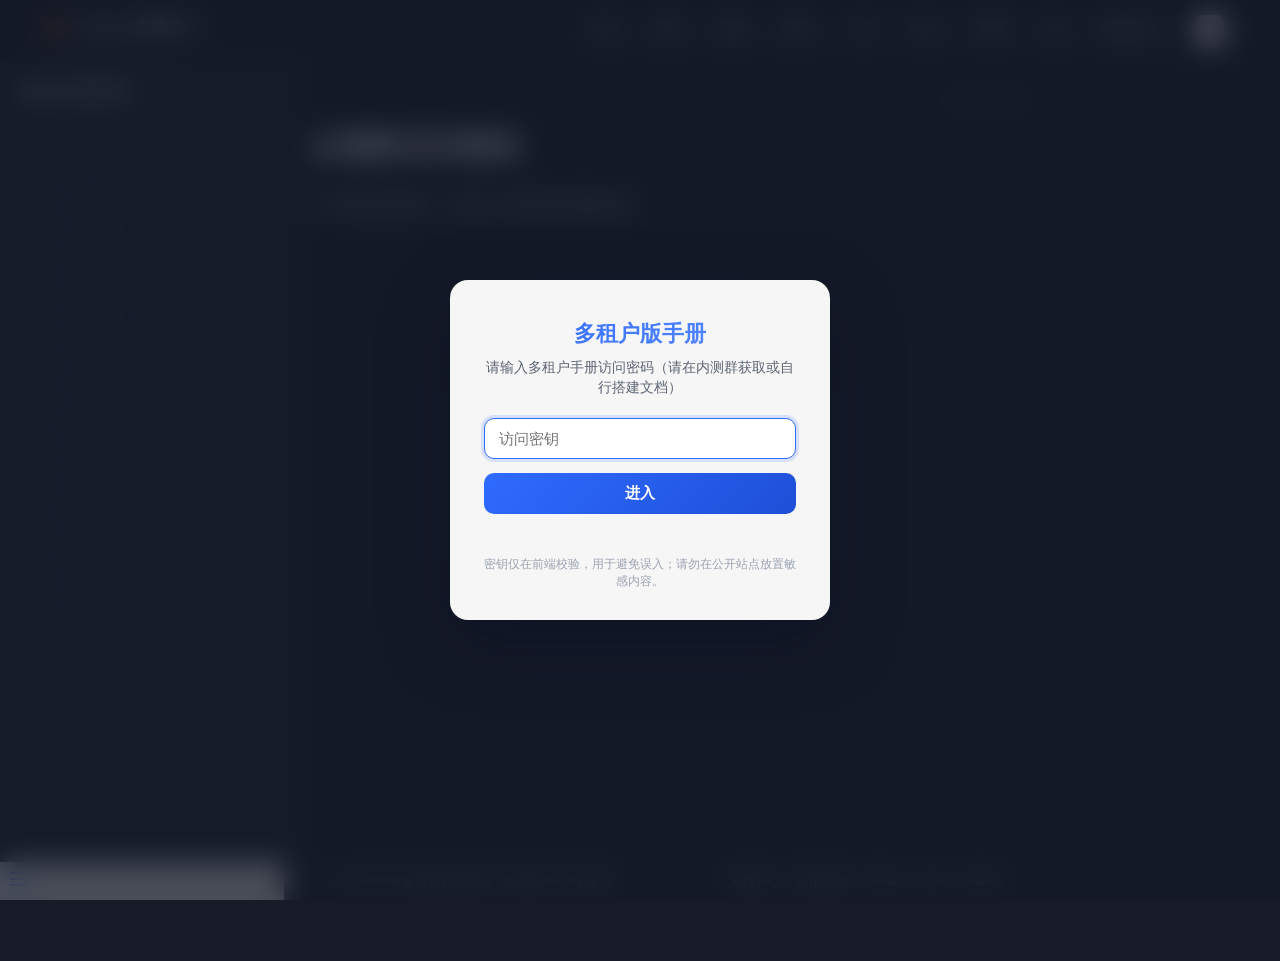
<file: docs/saas/index.html>
<!DOCTYPE html>
<html lang="zh-CN">
<head>
  <meta charset="UTF-8" />
  <title>多租户版手册 · Madong</title>
  <meta name="viewport" content="width=device-width, initial-scale=1.0" />
  <meta http-equiv="Cache-Control" content="no-cache, no-store, must-revalidate" />
  <meta http-equiv="Pragma" content="no-cache" />
  <meta http-equiv="Expires" content="0" />

  <!-- 开发期禁用缓存：给同源 .md/.js/.css 请求追加时间戳，强制实时加载 -->
  <script>
    (function () {
      function bustUrl(u) {
        if (!u || /^(https?:)?\/\//.test(u) || u.indexOf('_t=') > -1) return u;
        return u + (u.indexOf('?') > -1 ? '&' : '?') + '_t=' + Date.now();
      }
      if (window.fetch) {
        var _f = window.fetch;
        window.fetch = function (input, init) {
          var url = typeof input === 'string' ? input : (input && input.url) || '';
          if (/\.(md|js|css)(\?|#|$)/.test(url)) {
            if (typeof input === 'string') input = bustUrl(url);
            else if (input && input.url) input = new Request(bustUrl(input.url), input);
          }
          return _f.call(this, input, init);
        };
      }
      var mo = window.MutationObserver && new MutationObserver(function (muts) {
        muts.forEach(function (m) {
          m.addedNodes.forEach(function (n) {
            if (n.tagName === 'SCRIPT' && n.src) n.src = bustUrl(n.src);
            if (n.tagName === 'LINK' && n.href) n.href = bustUrl(n.href);
          });
        });
      });
      if (mo) mo.observe(document.documentElement, { childList: true, subtree: true });
    })();
  </script>

  <link rel="stylesheet" href="../../assets/libs/vue.css" />
  <link rel="stylesheet" href="../../assets/css/docs.css?v=20260909-14" />
  <link rel="stylesheet" href="../../assets/css/gate.css" />
</head>
<body>
  <div id="app">加载文档中…</div>

  <script src="../../assets/js/gate.js"></script>
  <script>
    window.__MANUAL__ = {
      id: 'saas',
      name: '多租户版手册',
      homepage: 'home.md',
      // logo: '/assets/img/logo.png',  // 站点品牌 logo：本地 /assets/... 或 https://...
      // 门禁：默认需密钥；首页与「介绍」整节免密公开；其余走密钥（提示在内测群获取或自行搭建）
      access: {
        default: 'protected',
        keyId: 'saas',
        rules: [
          { match: 'home.md', access: 'public' },            // 首页公开
          { match: 'guide/intro/**', access: 'public' }       // 前面「介绍」整节公开
        ],
        policies: {
          saas: {
            key: '24e5b086-4eb4-4dd1-9dac-548373e8bb0b',
            title: '多租户版手册',
            tip: '请输入多租户手册访问密码（请在内测群获取或自行搭建文档）'
          }
        }
      }
    };
    DocsifyGate.bind('protected');
  </script>
  <script>document.write('<script src="../../assets/js/site-config.js?_t=' + Date.now() + '"><\/script>');</script>
  <script>document.write('<script src="../../assets/js/analytics.js?_t=' + Date.now() + '"><\/script>');</script>
  <script src="../../assets/js/docs-boot.js?v=20260909-14"></script>
  <script src="../../assets/js/theme.js"></script>

  <script src="../../assets/libs/docsify.min.js"></script>
  <script src="../../assets/libs/search.min.js"></script>
  <script src="../../assets/libs/countable.min.js"></script>
  <script src="../../assets/libs/prism-javascript.min.js"></script>
  <script src="../../assets/libs/prism-markup-templating.min.js"></script>
  <script src="../../assets/libs/prism-typescript.min.js"></script>
  <script src="../../assets/libs/prism-vue.min.js"></script>
  <script src="../../assets/libs/prism-json.min.js"></script>
  <script src="../../assets/libs/prism-ini.min.js"></script>
  <script src="../../assets/libs/prism-bash.min.js"></script>
</body>
</html>
</file>
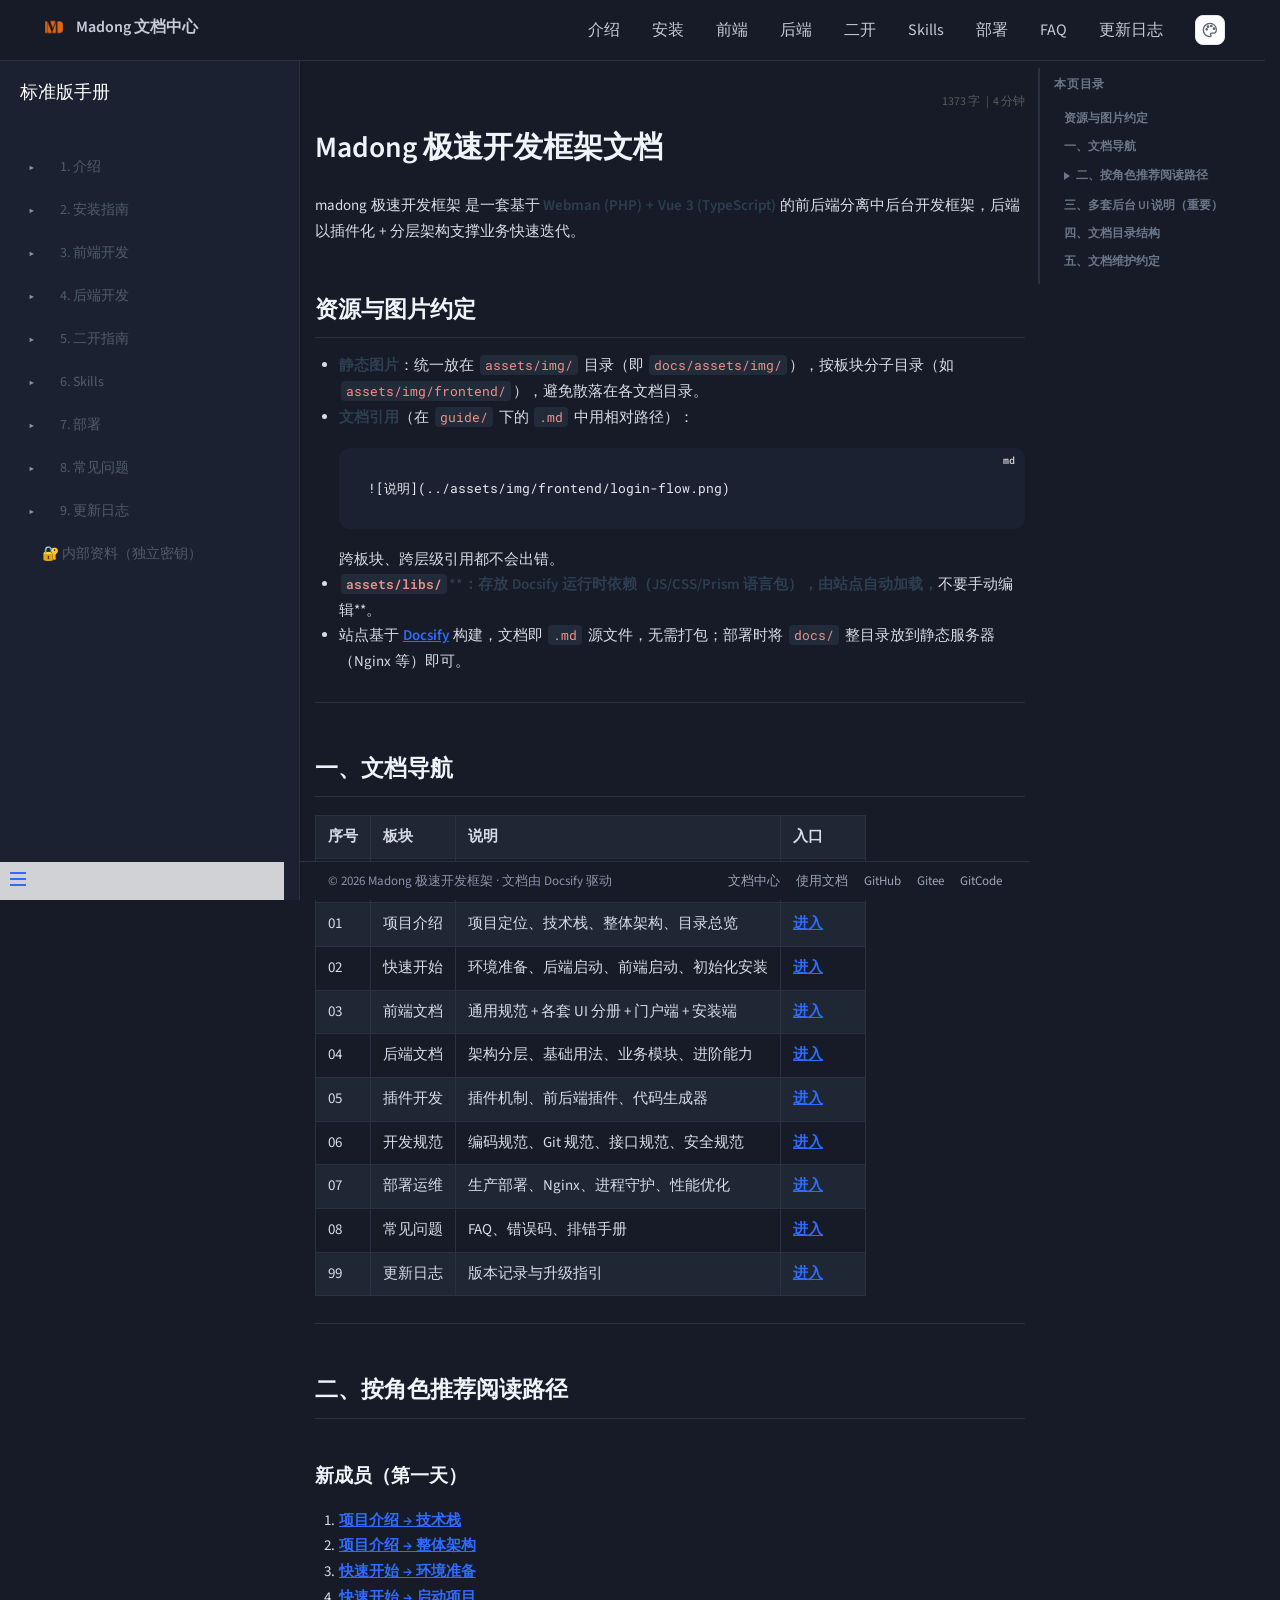
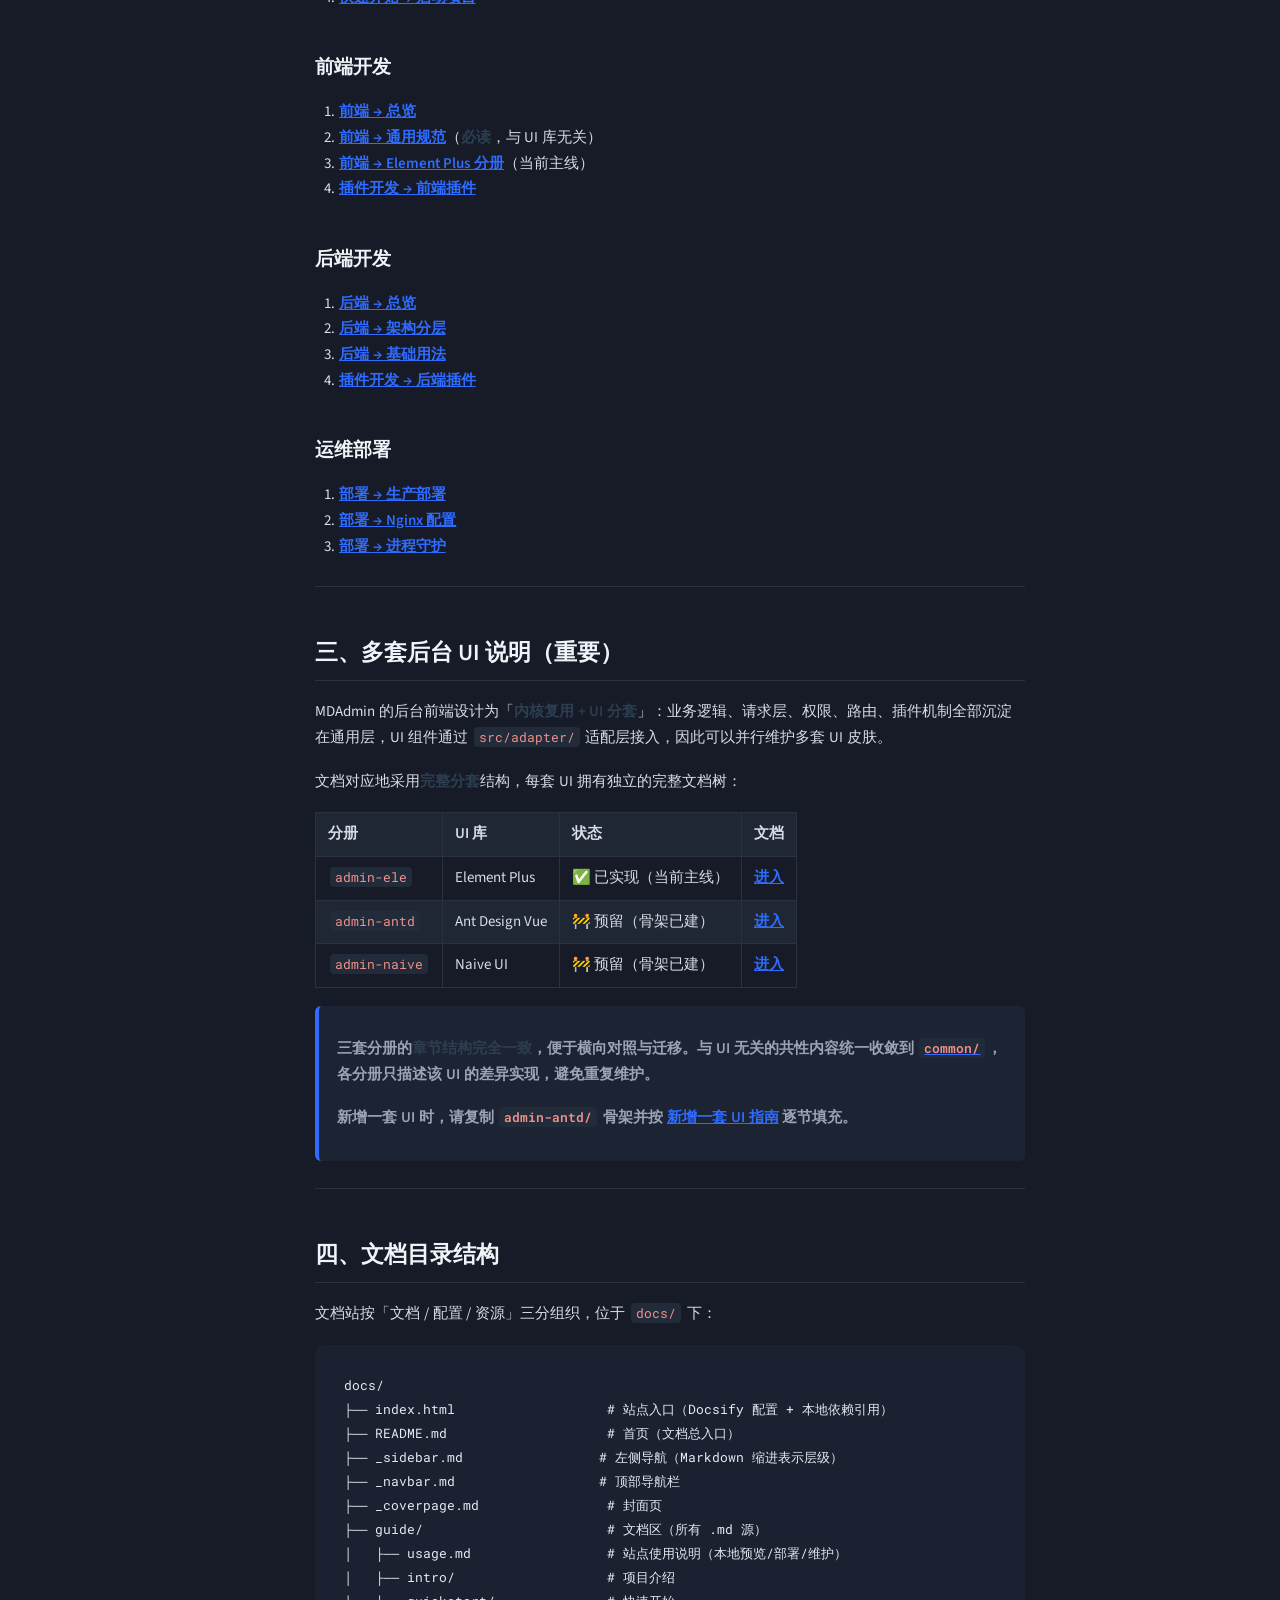
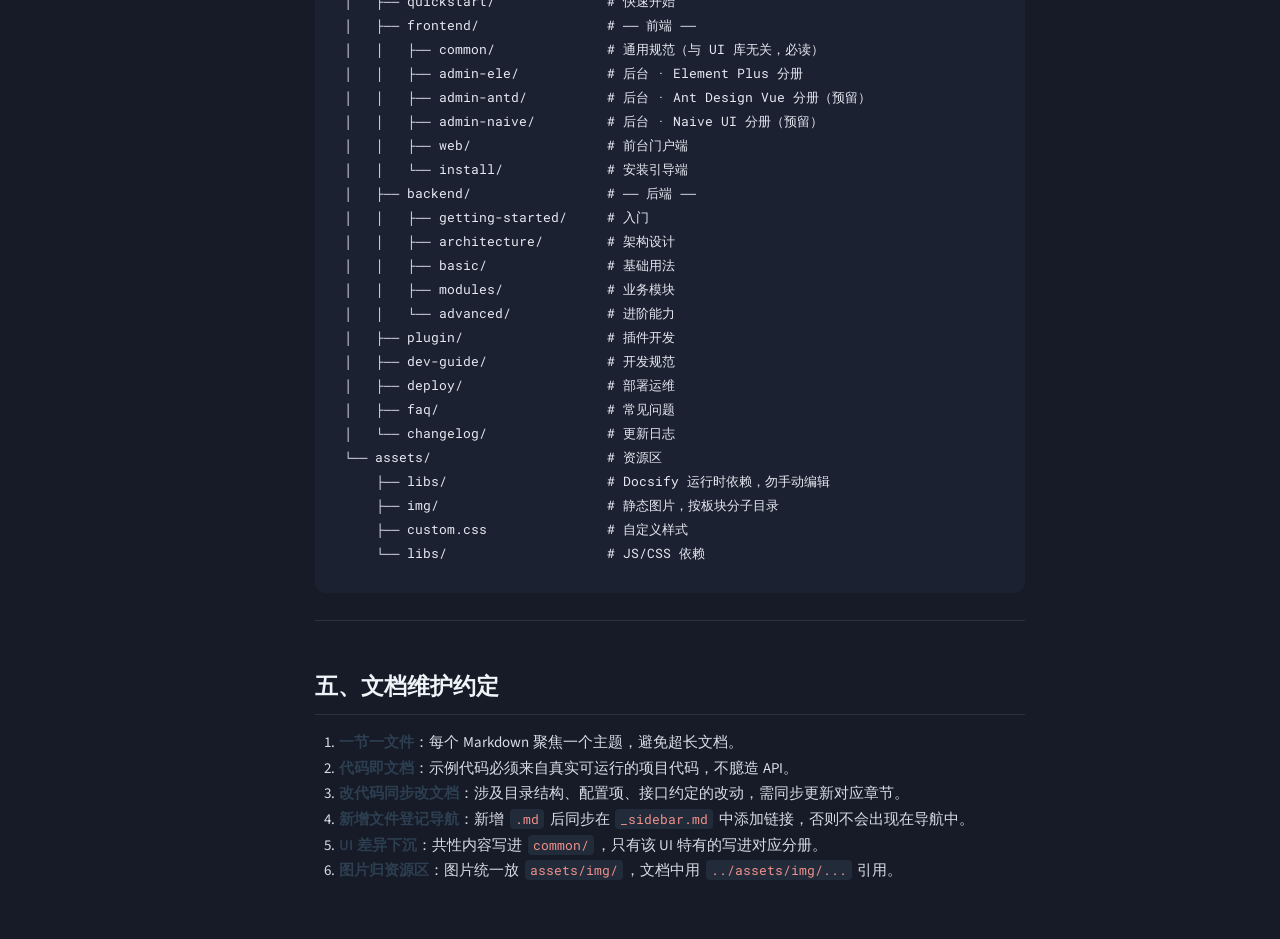
<file: docs/standard/index.html>
<!DOCTYPE html>
<html lang="zh-CN">
<head>
  <meta charset="UTF-8" />
  <title>标准版手册 · Madong</title>
  <meta name="viewport" content="width=device-width, initial-scale=1.0" />
  <meta http-equiv="Cache-Control" content="no-cache, no-store, must-revalidate" />
  <meta http-equiv="Pragma" content="no-cache" />
  <meta http-equiv="Expires" content="0" />

  <!-- 开发期禁用缓存：给同源 .md/.js/.css 请求追加时间戳，强制实时加载 -->
  <script>
    (function () {
      function bustUrl(u) {
        if (!u || /^(https?:)?\/\//.test(u) || u.indexOf('_t=') > -1) return u;
        return u + (u.indexOf('?') > -1 ? '&' : '?') + '_t=' + Date.now();
      }
      if (window.fetch) {
        var _f = window.fetch;
        window.fetch = function (input, init) {
          var url = typeof input === 'string' ? input : (input && input.url) || '';
          if (/\.(md|js|css)(\?|#|$)/.test(url)) {
            if (typeof input === 'string') input = bustUrl(url);
            else if (input && input.url) input = new Request(bustUrl(input.url), input);
          }
          return _f.call(this, input, init);
        };
      }
      var mo = window.MutationObserver && new MutationObserver(function (muts) {
        muts.forEach(function (m) {
          m.addedNodes.forEach(function (n) {
            if (n.tagName === 'SCRIPT' && n.src) n.src = bustUrl(n.src);
            if (n.tagName === 'LINK' && n.href) n.href = bustUrl(n.href);
          });
        });
      });
      if (mo) mo.observe(document.documentElement, { childList: true, subtree: true });
    })();
  </script>

  <link rel="stylesheet" href="../../assets/libs/vue.css" />
  <link rel="stylesheet" href="../../assets/css/docs.css?v=20260909-14" />
  <link rel="stylesheet" href="../../assets/css/gate.css" />
</head>
<body>
  <div id="app">加载文档中…</div>

  <script src="../../assets/js/gate.js"></script>
  <script>
    window.__MANUAL__ = {
      id: 'standard',
      name: '标准版手册',
      homepage: 'home.md',
      // logo: '/assets/img/logo.png',  // 站点品牌 logo：本地 /assets/... 或 https://...
      // 门禁：标准版手册整体公开（免密钥）
      access: 'public'
    };
    DocsifyGate.bind();
  </script>
  <script>document.write('<script src="../../assets/js/site-config.js?_t=' + Date.now() + '"><\/script>');</script>
  <script>document.write('<script src="../../assets/js/analytics.js?_t=' + Date.now() + '"><\/script>');</script>
  <script src="../../assets/js/docs-boot.js?v=20260909-14"></script>
  <script src="../../assets/js/theme.js"></script>

  <script src="../../assets/libs/docsify.min.js"></script>
  <script src="../../assets/libs/search.min.js"></script>
  <script src="../../assets/libs/countable.min.js"></script>
  <script src="../../assets/libs/prism-javascript.min.js"></script>
  <script src="../../assets/libs/prism-markup-templating.min.js"></script>
  <script src="../../assets/libs/prism-typescript.min.js"></script>
  <script src="../../assets/libs/prism-vue.min.js"></script>
  <script src="../../assets/libs/prism-json.min.js"></script>
  <script src="../../assets/libs/prism-ini.min.js"></script>
  <script src="../../assets/libs/prism-bash.min.js"></script>
</body>
</html>
</file>
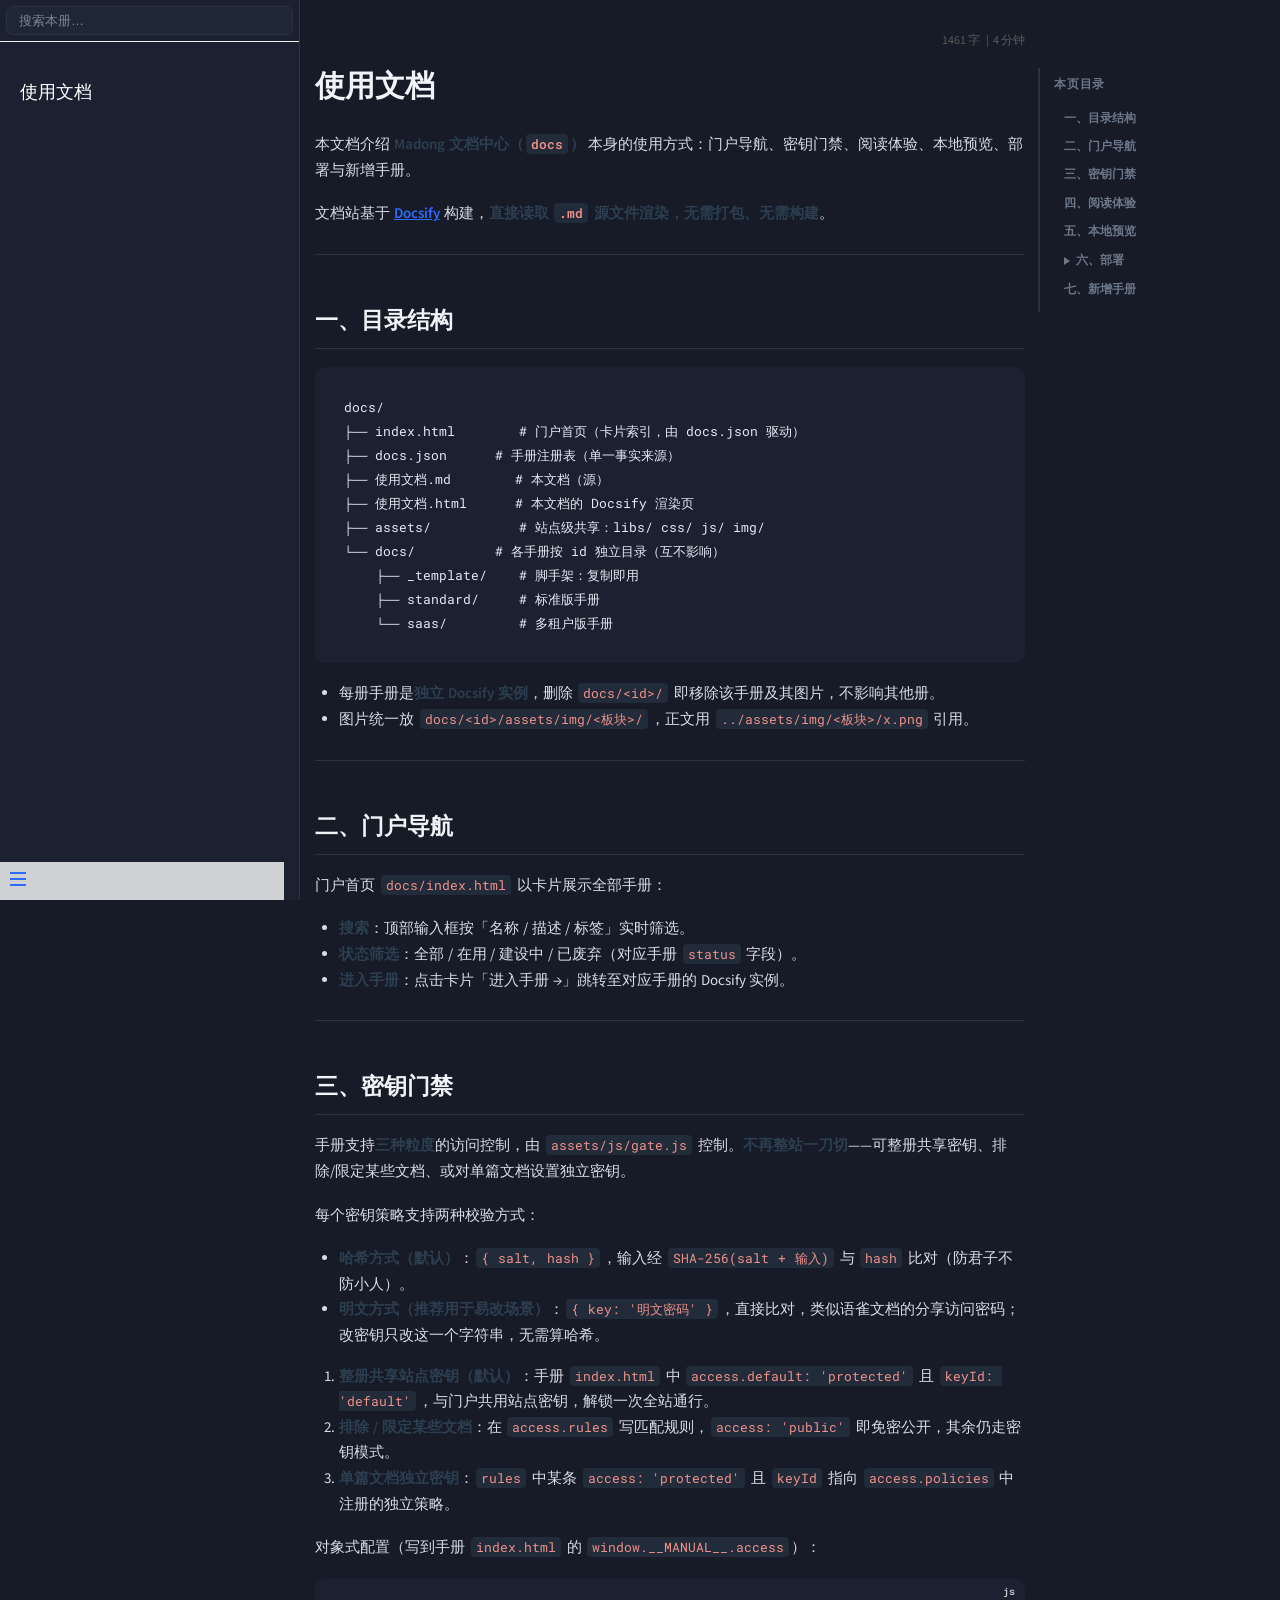
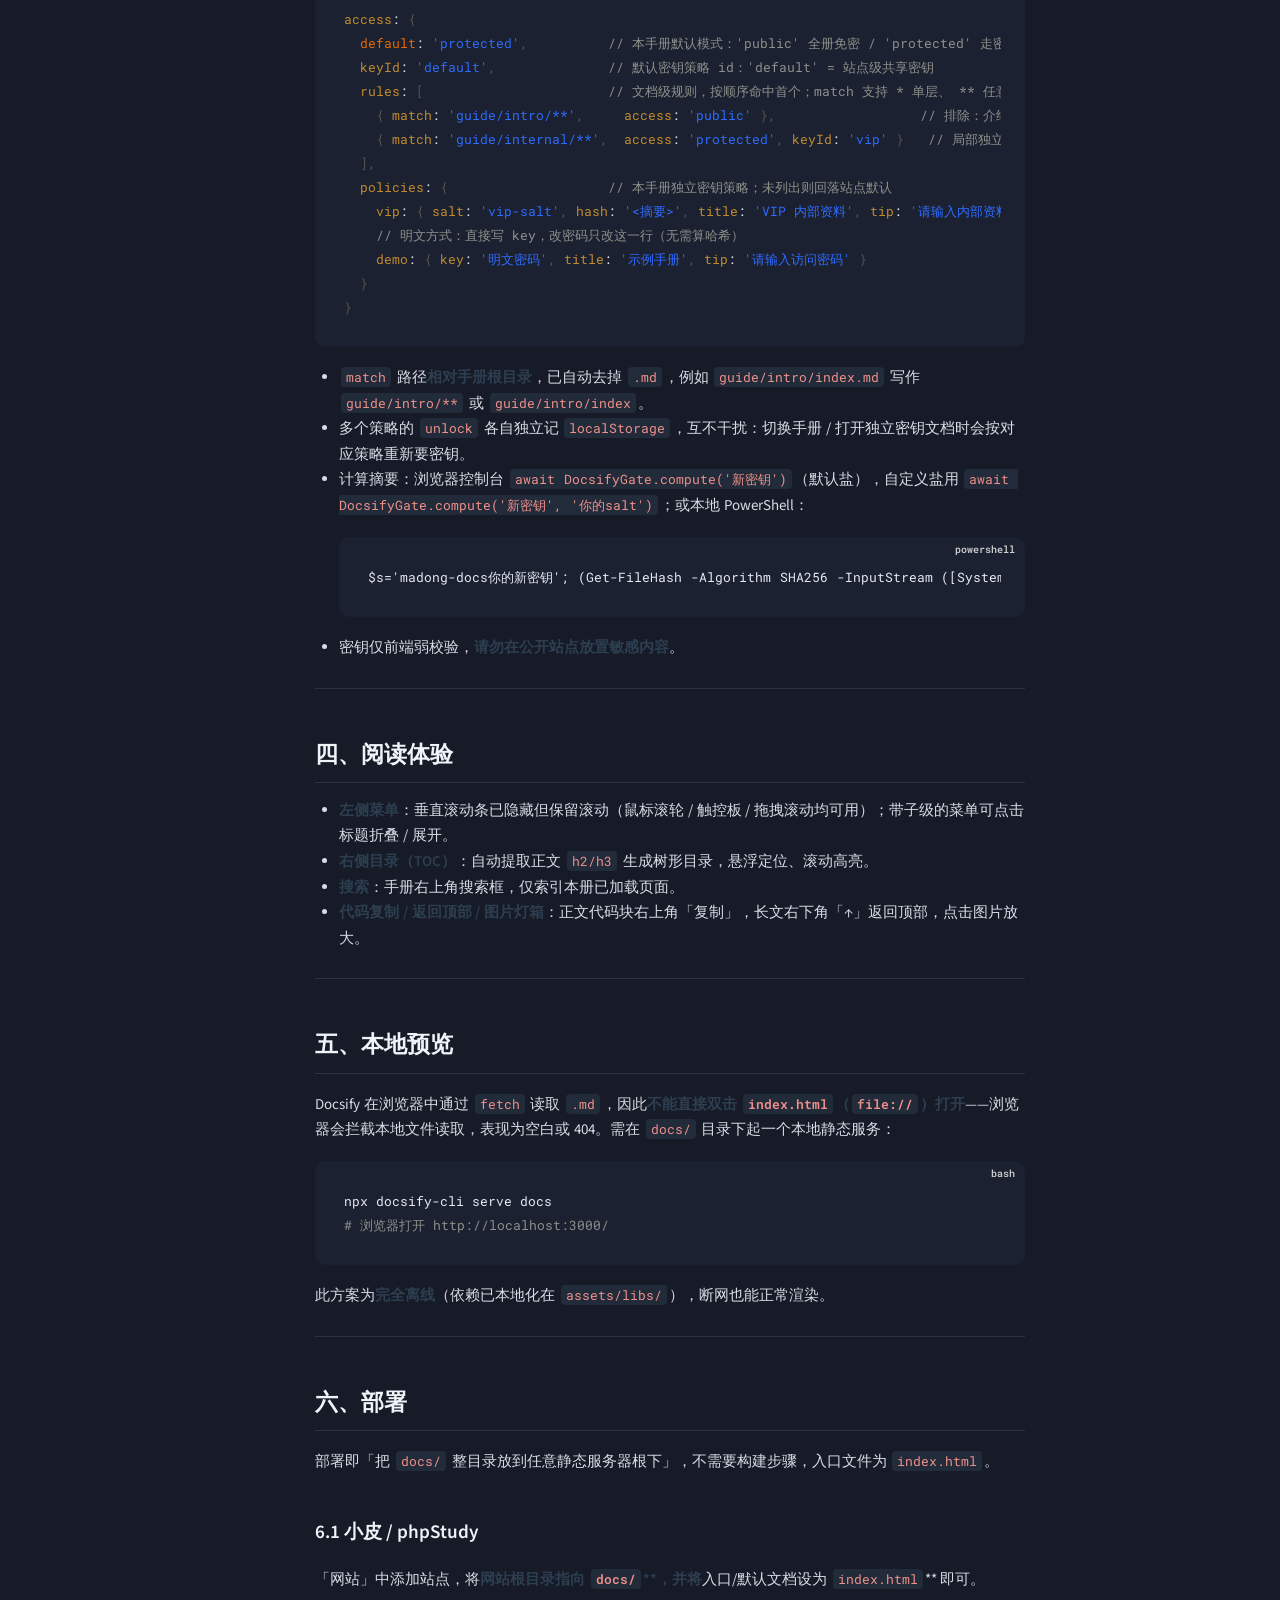
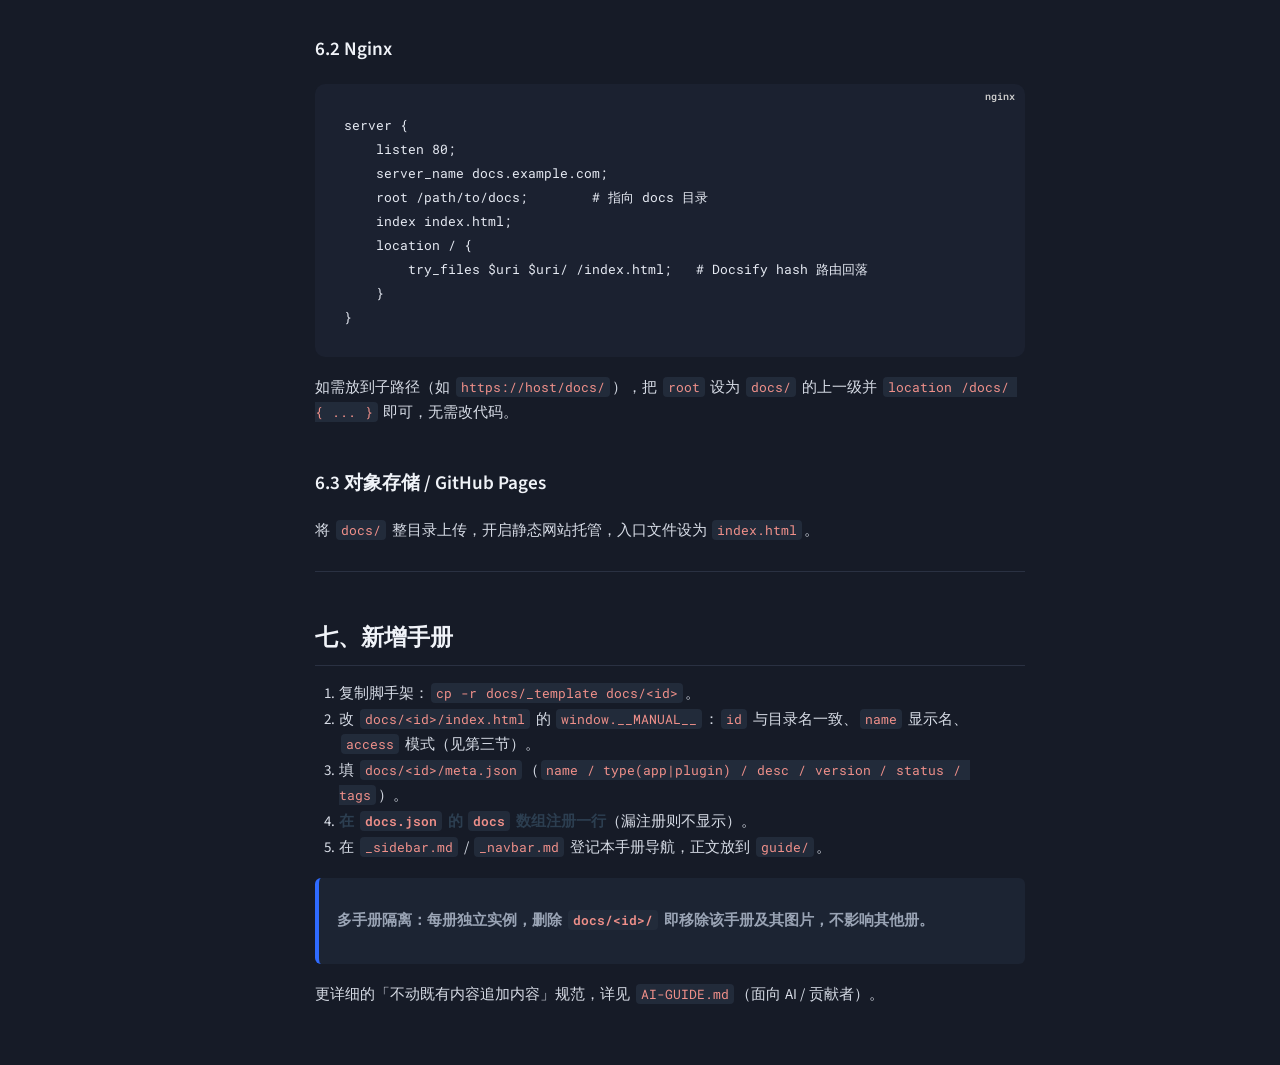
<file: 使用文档.html>
<!DOCTYPE html>
<html lang="zh-CN">
<head>
  <meta charset="UTF-8" />
  <title>使用文档 · Madong 文档中心</title>
  <meta name="viewport" content="width=device-width, initial-scale=1.0" />
  <meta http-equiv="Cache-Control" content="no-cache, no-store, must-revalidate" />
  <meta http-equiv="Pragma" content="no-cache" />
  <meta http-equiv="Expires" content="0" />

  <!-- 开发期禁用缓存：给同源 .md/.js/.css 请求追加时间戳，强制实时加载 -->
  <script>
    (function () {
      function bustUrl(u) {
        if (!u || /^(https?:)?\/\//.test(u) || u.indexOf('_t=') > -1) return u;
        return u + (u.indexOf('?') > -1 ? '&' : '?') + '_t=' + Date.now();
      }
      if (window.fetch) {
        var _f = window.fetch;
        window.fetch = function (input, init) {
          var url = typeof input === 'string' ? input : (input && input.url) || '';
          if (/\.(md|js|css)(\?|#|$)/.test(url)) {
            if (typeof input === 'string') input = bustUrl(url);
            else if (input && input.url) input = new Request(bustUrl(input.url), input);
          }
          return _f.call(this, input, init);
        };
      }
      var mo = window.MutationObserver && new MutationObserver(function (muts) {
        muts.forEach(function (m) {
          m.addedNodes.forEach(function (n) {
            if (n.tagName === 'SCRIPT' && n.src) n.src = bustUrl(n.src);
            if (n.tagName === 'LINK' && n.href) n.href = bustUrl(n.href);
          });
        });
      });
      if (mo) mo.observe(document.documentElement, { childList: true, subtree: true });
    })();
  </script>

  <link rel="stylesheet" href="assets/libs/vue.css" />
  <link rel="stylesheet" href="assets/css/docs.css" />
</head>
<body>
  <div id="app">加载文档中…</div>

  <!-- 先声明手册元信息，再交由 docs-boot.js 拼出 window.$docsify -->
  <script>
    window.__MANUAL__ = {
      id: 'usage',
      name: '使用文档',
      homepage: '使用文档.md'
    };
  </script>
  <script>document.write('<script src="assets/js/site-config.js?_t=' + Date.now() + '"><\/script>');</script>
  <script>document.write('<script src="assets/js/analytics.js?_t=' + Date.now() + '"><\/script>');</script>
  <script src="assets/js/docs-boot.js?v=20260909-14"></script>
  <script>
    // 使用文档为单页，无需侧边栏 / 顶部导航菜单
    window.$docsify.loadSidebar = false;
    window.$docsify.loadNavbar = false;
  </script>

  <script src="assets/libs/docsify.min.js"></script>
  <script src="assets/libs/search.min.js"></script>
  <script src="assets/libs/countable.min.js"></script>
  <script src="assets/libs/prism-javascript.min.js"></script>
  <script src="assets/libs/prism-markup-templating.min.js"></script>
  <script src="assets/libs/prism-typescript.min.js"></script>
  <script src="assets/libs/prism-vue.min.js"></script>
  <script src="assets/libs/prism-json.min.js"></script>
  <script src="assets/libs/prism-ini.min.js"></script>
  <script src="assets/libs/prism-bash.min.js"></script>
</body>
</html>
</file>
<file: assets/libs/vue.css>
@import url("https://fonts.googleapis.com/css?family=Roboto+Mono|Source+Sans+Pro:300,400,600");

* {
    -webkit-font-smoothing: antialiased;
    -webkit-overflow-scrolling: touch;
    -webkit-tap-highlight-color: rgba(0, 0, 0, 0);
    -webkit-text-size-adjust: none;
    -webkit-touch-callout: none;
    box-sizing: border-box
}

body:not(.ready) {
    overflow: hidden
}

body:not(.ready) .app-nav,
body:not(.ready)>nav,
body:not(.ready) [data-cloak] {
    display: none
}

div#app {
    font-size: 30px;
    font-weight: lighter;
    margin: 40vh auto;
    text-align: center
}

div#app:empty:before {
    content: "Loading..."
}

img.emoji {
    height: 1.2em
}

img.emoji,
span.emoji {
    vertical-align: middle
}

span.emoji {
    font-family: Apple Color Emoji, Segoe UI Emoji, Segoe UI Symbol, Noto Color Emoji;
    font-size: 1.2em
}

.progress {
    background-color: #42b983;
    background-color: var(--theme-color, #42b983);
    height: 2px;
    left: 0;
    position: fixed;
    right: 0;
    top: 0;
    transition: width .2s, opacity .4s;
    width: 0;
    z-index: 999999
}

.search .search-keyword,
.search a:hover {
    color: #42b983;
    color: var(--theme-color, #42b983)
}

.search .search-keyword {
    font-style: normal;
    font-weight: 700
}

body,
html {
    height: 100%
}

body {
    -moz-osx-font-smoothing: grayscale;
    -webkit-font-smoothing: antialiased;
    color: #34495e;
    font-family: Source Sans Pro, Helvetica Neue, Arial, sans-serif;
    font-size: 15px;
    letter-spacing: 0;
    margin: 0;
    overflow-x: hidden
}

img {
    max-width: 100%
}

a[disabled] {
    cursor: not-allowed;
    opacity: .6
}

kbd {
    border: 1px solid #ccc;
    border-radius: 3px;
    display: inline-block;
    font-size: 12px !important;
    line-height: 12px;
    margin-bottom: 3px;
    padding: 3px 5px;
    vertical-align: middle
}

li input[type=checkbox] {
    margin: 0 .2em .25em 0;
    vertical-align: middle
}

.app-nav {
    /* margin: 25px 60px 0 0; */
    margin: 0px 60px 0 0;
    position: absolute;
    right: 0;
    text-align: right;
    z-index: 10
}

.app-nav.no-badge {
    margin-right: 25px
}

.app-nav p {
    margin: 0
}

.app-nav>a {
    margin: 0 1rem;
    padding: 5px 0
}

.app-nav li,
.app-nav ul {
    display: inline-block;
    list-style: none;
    margin: 0
}

.app-nav a {
    color: inherit;
    font-size: 16px;
    text-decoration: none;
    transition: color .3s
}

.app-nav a.active,
.app-nav a:hover {
    color: #42b983;
    color: var(--theme-color, #42b983)
}

.app-nav a.active {
    border-bottom: 2px solid #42b983;
    border-bottom: 2px solid var(--theme-color, #42b983)
}

.app-nav li {
    display: inline-block;
    margin: 0 1rem;
    padding: 5px 0;
    position: relative;
    cursor: pointer
}

.app-nav li ul {
    background-color: #fff;
    border: 1px solid;
    border-color: #ddd #ddd #ccc;
    border-radius: 4px;
    box-sizing: border-box;
    display: none;
    max-height: calc(100vh - 61px);
    overflow-y: auto;
    padding: 10px 0;
    position: absolute;
    right: -15px;
    text-align: left;
    top: 100%;
    white-space: nowrap
}

.app-nav li ul li {
    display: block;
    font-size: 14px;
    line-height: 1rem;
    margin: 8px 14px;
    white-space: nowrap
}

.app-nav li ul a {
    display: block;
    font-size: inherit;
    margin: 0;
    padding: 0
}

.app-nav li ul a.active {
    border-bottom: 0
}

.app-nav li:hover ul {
    display: block
}

.github-corner {
    border-bottom: 0;
    position: fixed;
    right: 0;
    text-decoration: none;
    top: 0;
    z-index: 1
}

.github-corner:hover .octo-arm {
    animation: octocat-wave .56s ease-in-out
}

.github-corner svg {
    color: #fff;
    fill: #42b983;
    fill: var(--theme-color, #42b983);
    height: 80px;
    width: 80px
}

main {
    display: block;
    position: relative;
    width: 100vw;
    height: 100%;
    z-index: 0
}

main.hidden {
    display: none
}

.anchor {
    display: inline-block;
    text-decoration: none;
    transition: all .3s
}

.anchor span {
    color: #34495e
}

.anchor:hover {
    text-decoration: underline
}

.sidebar {
    border-right: 1px solid rgba(0, 0, 0, .07);
    overflow-y: auto;
    padding: 40px 0 0;
    position: absolute;
    top: 0;
    bottom: 0;
    left: 0;
    transition: transform .25s ease-out;
    width: 300px;
    z-index: 20
}

.sidebar>h1 {
    margin: 0 auto 1rem;
    font-size: 1.5rem;
    font-weight: 300;
    text-align: center
}

.sidebar>h1 a {
    color: inherit;
    text-decoration: none
}

.sidebar>h1 .app-nav {
    display: block;
    position: static
}

.sidebar .sidebar-nav {
    line-height: 2em;
    padding-bottom: 40px
}

.sidebar li.collapse .app-sub-sidebar {
    display: none
}

.sidebar ul {
    margin: 0 0 0 15px;
    padding: 0
}

.sidebar li>p {
    font-weight: 700;
    margin: 0
}

.sidebar ul,
.sidebar ul li {
    list-style: none
}

.sidebar ul li a {
    border-bottom: none;
    display: block
}

.sidebar ul li ul {
    padding-left: 20px
}

.sidebar::-webkit-scrollbar {
    width: 4px
}

.sidebar::-webkit-scrollbar-thumb {
    background: transparent;
    border-radius: 4px
}

.sidebar:hover::-webkit-scrollbar-thumb {
    background: hsla(0, 0%, 53.3%, .4)
}

.sidebar:hover::-webkit-scrollbar-track {
    background: hsla(0, 0%, 53.3%, .1)
}

.sidebar-toggle {
    background-color: transparent;
    background-color: hsla(0, 0%, 100%, .8);
    border: 0;
    outline: none;
    padding: 10px;
    position: absolute;
    bottom: 0;
    left: 0;
    text-align: center;
    transition: opacity .3s;
    width: 284px;
    z-index: 30;
    cursor: pointer
}

.sidebar-toggle:hover .sidebar-toggle-button {
    opacity: .4
}

.sidebar-toggle span {
    background-color: #42b983;
    background-color: var(--theme-color, #42b983);
    display: block;
    margin-bottom: 4px;
    width: 16px;
    height: 2px
}

body.sticky .sidebar,
body.sticky .sidebar-toggle {
    position: fixed
}

.content {
    padding-top: 60px;
    position: absolute;
    top: 0;
    right: 0;
    bottom: 0;
    left: 300px;
    transition: left .25s ease
}

.markdown-section {
    margin: 0 auto;
    max-width: 80%;
    padding: 30px 15px 40px;
    position: relative
}

.markdown-section>* {
    box-sizing: border-box;
    font-size: inherit
}

.markdown-section>:first-child {
    margin-top: 0 !important
}

.markdown-section hr {
    border: none;
    border-bottom: 1px solid #eee;
    margin: 2em 0
}

.markdown-section iframe {
    border: 1px solid #eee;
    width: 1px;
    min-width: 100%
}

.markdown-section table {
    border-collapse: collapse;
    border-spacing: 0;
    display: block;
    margin-bottom: 1rem;
    overflow: auto;
    width: 100%
}

.markdown-section th {
    font-weight: 700
}

.markdown-section td,
.markdown-section th {
    border: 1px solid #ddd;
    padding: 6px 13px
}

.markdown-section tr {
    border-top: 1px solid #ccc
}

.markdown-section p.tip,
.markdown-section tr:nth-child(2n) {
    background-color: #f8f8f8
}

.markdown-section p.tip {
    border-bottom-right-radius: 2px;
    border-left: 4px solid #f66;
    border-top-right-radius: 2px;
    margin: 2em 0;
    padding: 12px 24px 12px 30px;
    position: relative
}

.markdown-section p.tip:before {
    background-color: #f66;
    border-radius: 100%;
    color: #fff;
    content: "!";
    font-family: Dosis, Source Sans Pro, Helvetica Neue, Arial, sans-serif;
    font-size: 14px;
    font-weight: 700;
    left: -12px;
    line-height: 20px;
    position: absolute;
    height: 20px;
    width: 20px;
    text-align: center;
    top: 14px
}

.markdown-section p.tip code {
    background-color: #efefef
}

.markdown-section p.tip em {
    color: #34495e
}

.markdown-section p.warn {
    background: rgba(66, 185, 131, .1);
    border-radius: 2px;
    padding: 1rem
}

.markdown-section ul.task-list>li {
    list-style-type: none
}

body.close .sidebar {
    transform: translateX(-300px)
}

body.close .sidebar-toggle {
    width: auto
}

body.close .content {
    left: 0
}

@media print {

    .app-nav,
    .github-corner,
    .sidebar,
    .sidebar-toggle {
        display: none
    }
}

@media screen and (max-width:768px) {

    .github-corner,
    .sidebar,
    .sidebar-toggle {
        position: fixed
    }

    .app-nav {
        margin-top: 16px
    }

    .app-nav li ul {
        top: 30px
    }

    main {
        height: auto;
        min-height: 100vh;
        overflow-x: hidden
    }

    .sidebar {
        left: -300px;
        transition: transform .25s ease-out
    }

    .content {
        left: 0;
        max-width: 100vw;
        position: static;
        padding-top: 20px;
        transition: transform .25s ease
    }

    .app-nav,
    .github-corner {
        transition: transform .25s ease-out
    }

    .sidebar-toggle {
        background-color: transparent;
        width: auto;
        padding: 30px 30px 10px 10px
    }

    body.close .sidebar {
        transform: translateX(300px)
    }

    body.close .sidebar-toggle {
        background-color: hsla(0, 0%, 100%, .8);
        transition: background-color 1s;
        width: 284px;
        padding: 10px
    }

    body.close .content {
        transform: translateX(300px)
    }

    body.close .app-nav,
    body.close .github-corner {
        display: none
    }

    .github-corner:hover .octo-arm {
        animation: none
    }

    .github-corner .octo-arm {
        animation: octocat-wave .56s ease-in-out
    }
}

@keyframes octocat-wave {

    0%,
    to {
        transform: rotate(0)
    }

    20%,
    60% {
        transform: rotate(-25deg)
    }

    40%,
    80% {
        transform: rotate(10deg)
    }
}

section.cover {
    position: relative;
    align-items: center;
    background-position: 50%;
    background-repeat: no-repeat;
    background-size: cover;
    min-height: 100vh;
    width: 100%;
    display: none
}

section.cover.show {
    display: flex
}

section.cover.has-mask .mask {
    background-color: #fff;
    opacity: .8;
    position: absolute;
    top: 0;
    bottom: 0;
    width: 100%
}

section.cover .cover-main {
    flex: 1;
    margin: 0 16px;
    text-align: center;
    position: relative
}

section.cover a {
    color: inherit
}

section.cover a,
section.cover a:hover {
    text-decoration: none
}

section.cover p {
    line-height: 1.5rem;
    margin: 1em 0
}

section.cover h1 {
    color: inherit;
    font-size: 2.5rem;
    font-weight: 300;
    margin: .625rem 0 2.5rem;
    position: relative;
    text-align: center
}

section.cover h1 a {
    display: block
}

section.cover h1 small {
    bottom: -.4375rem;
    font-size: 1rem;
    position: absolute
}

section.cover blockquote {
    font-size: 1.5rem;
    text-align: center
}

section.cover ul {
    line-height: 1.8;
    list-style-type: none;
    margin: 1em auto;
    max-width: 500px;
    padding: 0
}

section.cover .cover-main>p:last-child a {
    border-radius: 2rem;
    border: 1px solid #42b983;
    border-color: var(--theme-color, #42b983);
    box-sizing: border-box;
    color: #42b983;
    color: var(--theme-color, #42b983);
    display: inline-block;
    font-size: 1.05rem;
    letter-spacing: .1rem;
    margin: .5rem 1rem;
    padding: .75em 2rem;
    text-decoration: none;
    transition: all .15s ease
}

section.cover .cover-main>p:last-child a:last-child {
    background-color: #42b983;
    background-color: var(--theme-color, #42b983);
    color: #fff
}

section.cover .cover-main>p:last-child a:last-child:hover {
    color: inherit;
    opacity: .8
}

section.cover .cover-main>p:last-child a:hover {
    color: inherit
}

section.cover blockquote>p>a {
    border-bottom: 2px solid #42b983;
    border-bottom: 2px solid var(--theme-color, #42b983);
    transition: color .3s
}

section.cover blockquote>p>a:hover {
    color: #42b983;
    color: var(--theme-color, #42b983)
}

.sidebar,
body {
    background-color: #fff
}

.sidebar {
    color: #364149
}

.sidebar li {
    margin: 6px 0
}

.sidebar ul li a {
    color: #505d6b;
    font-size: 14px;
    font-weight: 400;
    overflow: hidden;
    text-decoration: none;
    text-overflow: ellipsis;
    white-space: nowrap
}

.sidebar ul li a:hover {
    text-decoration: underline
}

.sidebar ul li ul {
    padding: 0
}

.sidebar ul li.active>a {
    border-right: 2px solid;
    color: #42b983;
    color: var(--theme-color, #42b983);
    font-weight: 600
}

.app-sub-sidebar li:before {
    content: "-";
    padding-right: 4px;
    float: left
}

.markdown-section h1,
.markdown-section h2,
.markdown-section h3,
.markdown-section h4,
.markdown-section strong {
    color: #2c3e50;
    font-weight: 600
}

.markdown-section a {
    color: #42b983;
    color: var(--theme-color, #42b983);
    font-weight: 600
}

.markdown-section h1 {
    font-size: 2rem;
    margin: 0 0 1rem
}

.markdown-section h2 {
    font-size: 1.75rem;
    margin: 45px 0 .8rem
}

.markdown-section h3 {
    font-size: 1.5rem;
    margin: 40px 0 .6rem
}

.markdown-section h4 {
    font-size: 1.25rem
}

.markdown-section h5 {
    font-size: 1rem
}

.markdown-section h6 {
    color: #777;
    font-size: 1rem
}

.markdown-section figure,
.markdown-section p {
    margin: 1.2em 0
}

.markdown-section ol,
.markdown-section p,
.markdown-section ul {
    line-height: 1.6rem;
    word-spacing: .05rem
}

.markdown-section ol,
.markdown-section ul {
    padding-left: 1.5rem
}

.markdown-section blockquote {
    border-left: 4px solid #42b983;
    border-left: 4px solid var(--theme-color, #42b983);
    color: #858585;
    margin: 2em 0;
    padding-left: 20px
}

.markdown-section blockquote p {
    font-weight: 600;
    margin-left: 0
}

.markdown-section iframe {
    margin: 1em 0
}

.markdown-section em {
    color: #7f8c8d
}

.markdown-section code,
.markdown-section output:after,
.markdown-section pre {
    font-family: Roboto Mono, Monaco, courier, monospace
}

.markdown-section code,
.markdown-section pre {
    background-color: #f8f8f8
}

.markdown-section output,
.markdown-section pre {
    margin: 1.2em 0;
    position: relative
}

.markdown-section output,
.markdown-section pre>code {
    border-radius: 2px;
    display: block
}

.markdown-section output:after,
.markdown-section pre>code {
    -moz-osx-font-smoothing: initial;
    -webkit-font-smoothing: initial
}

.markdown-section code {
    border-radius: 2px;
    color: #e96900;
    margin: 0 2px;
    padding: 3px 5px;
    white-space: pre-wrap
}

.markdown-section>:not(h1):not(h2):not(h3):not(h4):not(h5):not(h6) code {
    font-size: .8rem
}

.markdown-section pre {
    padding: 0 1.4rem;
    line-height: 1.5rem;
    overflow: auto;
    word-wrap: normal
}

.markdown-section pre>code {
    color: #525252;
    font-size: .8rem;
    padding: 2.2em 5px;
    line-height: inherit;
    margin: 0 2px;
    max-width: inherit;
    overflow: inherit;
    white-space: inherit
}

.markdown-section output {
    padding: 1.7rem 1.4rem;
    border: 1px dotted #ccc
}

.markdown-section output>:first-child {
    margin-top: 0
}

.markdown-section output>:last-child {
    margin-bottom: 0
}

.markdown-section code:after,
.markdown-section code:before,
.markdown-section output:after,
.markdown-section output:before {
    letter-spacing: .05rem
}

.markdown-section output:after,
.markdown-section pre:after {
    color: #ccc;
    font-size: .6rem;
    font-weight: 600;
    height: 15px;
    line-height: 15px;
    padding: 5px 10px 0;
    position: absolute;
    right: 0;
    text-align: right;
    top: 0;
    content: attr(data-lang)
}

.token.cdata,
.token.comment,
.token.doctype,
.token.prolog {
    color: #8e908c
}

.token.namespace {
    opacity: .7
}

.token.boolean,
.token.number {
    color: #c76b29
}

.token.punctuation {
    color: #525252
}

.token.property {
    color: #c08b30
}

.token.tag {
    color: #2973b7
}

.token.string {
    color: #42b983;
    color: var(--theme-color, #42b983)
}

.token.selector {
    color: #6679cc
}

.token.attr-name {
    color: #2973b7
}

.language-css .token.string,
.style .token.string,
.token.entity,
.token.url {
    color: #22a2c9
}

.token.attr-value,
.token.control,
.token.directive,
.token.unit {
    color: #42b983;
    color: var(--theme-color, #42b983)
}

.token.function,
.token.keyword {
    color: #e96900
}

.token.atrule,
.token.regex,
.token.statement {
    color: #22a2c9
}

.token.placeholder,
.token.variable {
    color: #3d8fd1
}

.token.deleted {
    text-decoration: line-through
}

.token.inserted {
    border-bottom: 1px dotted #202746;
    text-decoration: none
}

.token.italic {
    font-style: italic
}

.token.bold,
.token.important {
    font-weight: 700
}

.token.important {
    color: #c94922
}

.token.entity {
    cursor: help
}

code .token {
    -moz-osx-font-smoothing: initial;
    -webkit-font-smoothing: initial;
    min-height: 1.5rem;
    position: relative;
    left: auto
}
</file>
<file: assets/css/docs.css>
/* assets/css/docs.css — 手册阅读区主题（深色侧边栏 + 品牌色） */

:root {
  /* 默认主题：深色侧边栏 + 蓝色品牌（Dark + Blue） */
  --sidebar-bg: #1b2130;
  --sidebar-bg-2: #161b27;
  --sidebar-border: #2a3142;
  --sidebar-text: #c4ccd9;
  --sidebar-text-sub: #8a93a6;
  --sidebar-hover-bg: #232b3d;
  --sidebar-title: #ffffff;
  --sidebar-active-bg: rgba(47, 107, 255, 0.16);
  --sidebar-active-text: #ffffff;
  --scrollbar-thumb: #38415a;

  --primary: #2f6bff;
  --primary-2: #5b8cff;
  --primary-deep: #1e4fd8;
  --primary-bg: rgba(47, 107, 255, 0.12);
  --theme-color: var(--primary);

  --text: #d7dce6;
  --text-sub: #9aa4b5;
  --text-strong: #f0f3f8;
  --content-bg: #161b27;
  --content-bg-2: #1f2735;
  --radius: 7px;

  /* 代码块：两种主题下均保持深色，保证可读 */
  --code-bg: #1b2130;
  --code-text: #e5e9f2;

  /* 正文区表面（跟随主题切换：dark=暗，light=亮） */
  --border: #2a3142;
  --border-soft: #222b3a;
  --code-inline-bg: #222b3a;
  --code-inline-text: #f0908a;
  --table-head-bg: #1f2735;
  --table-border: #2a3142;
  --blockquote-bg: #1c2433;
  --hr-color: #2a3142;
  --app-nav-bg: #161b27;
  --app-nav-border: #2a3142;
  --app-nav-text: #c4ccd9;
  --search-bg: #1f2735;
  --search-border: #2a3142;
  --search-text: #d7dce6;
  --search-placeholder: #7a8597;
  --toc-border: #2a3142;
  --toc-text: #9aa4b5;
  --toc-title: #6b7689;
  --footer-border: #2a3142;
  --footer-text: #8a93a6;
}

/* ---- 主题：浅色（亮侧栏 + 亮内容）---- */
html[data-theme="light"] {
  --sidebar-bg: #ffffff;
  --sidebar-bg-2: #f5f7fa;
  --sidebar-border: #e3e7ee;
  --sidebar-text: #2b3340;
  --sidebar-text-sub: #5b6472;
  --sidebar-hover-bg: #eef1f6;
  --sidebar-title: #1f2937;
  --sidebar-active-text: var(--primary-deep);
  --scrollbar-thumb: #cdd3df;
  --content-bg: #ffffff;
  --content-bg-2: #f5f7fa;
  --text: #1f2937;
  --text-sub: #5b6472;
  --text-strong: #111827;
  --border: #eef1f6;
  --border-soft: #e6e9f0;
  --code-inline-bg: #f3f5f9;
  --code-inline-text: #c0341d;
  --table-head-bg: #f5f7fa;
  --table-border: #eef1f6;
  --blockquote-bg: #f5f7fa;
  --hr-color: #eef1f6;
  --app-nav-bg: #ffffff;
  --app-nav-border: #eef1f6;
  --app-nav-text: #2b3340;
  --search-bg: #ffffff;
  --search-border: #e3e7ee;
  --search-text: #1f2937;
  --search-placeholder: #98a1b0;
  --toc-border: #eef1f6;
  --toc-text: #5b6472;
  --toc-title: #98a1b0;
  --footer-border: #eef1f6;
  --footer-text: #8a93a6;
}

/* ---- 品牌色（data-color）：仅改主色系，侧栏深/浅由 data-theme 决定 ---- */
html[data-color="blue"]   { --primary:#2f6bff; --primary-2:#5b8cff; --primary-deep:#1e4fd8; --primary-bg:rgba(47,107,255,.12);  --sidebar-active-bg:rgba(47,107,255,.16);  --theme-color:var(--primary); }
html[data-color="green"]  { --primary:#1e9e63; --primary-2:#34c285; --primary-deep:#157a4b; --primary-bg:rgba(30,158,99,.12);  --sidebar-active-bg:rgba(30,158,99,.16);  --theme-color:var(--primary); }
html[data-color="purple"] { --primary:#7c4dff; --primary-2:#9d77ff; --primary-deep:#5e2fd1; --primary-bg:rgba(124,77,255,.12); --sidebar-active-bg:rgba(124,77,255,.16); --theme-color:var(--primary); }
html[data-color="orange"] { --primary:#e8841e; --primary-2:#f2a347; --primary-deep:#c4680f; --primary-bg:rgba(232,132,30,.12); --sidebar-active-bg:rgba(232,132,30,.16); --theme-color:var(--primary); }
html[data-color="teal"]   { --primary:#14a3a3; --primary-2:#2ec4c4; --primary-deep:#0c7a7a; --primary-bg:rgba(20,163,163,.12); --sidebar-active-bg:rgba(20,163,163,.16); --theme-color:var(--primary); }

/* ---- 侧边栏（深色）---- */
.sidebar {
  background: var(--sidebar-bg);
  border-right: 1px solid var(--sidebar-border);
}
.sidebar li.collapsible > p,
.sidebar li.collapsible > a {
  cursor: pointer;
  user-select: none;
  position: relative;
  padding-left: 18px !important;
}
.sidebar li.collapsible > p::before,
.sidebar li.collapsible > a::before {
  content: '▶';
  position: absolute;
  left: 4px;
  top: 50%;
  transform: translateY(-50%) rotate(0deg);
  font-size: 9px;
  color: var(--sidebar-text-sub);
  transition: transform .15s;
}
/* 展开时箭头旋转向下，收起状态保持朝右，带动画 */
.sidebar li.collapsible:not(.collapse) > p::before,
.sidebar li.collapsible:not(.collapse) > a::before {
  transform: translateY(-50%) rotate(90deg);
}
.sidebar,
.sidebar-nav,
.sidebar-nav li,
.sidebar-nav p,
.sidebar-nav a,
.app-sub-sidebar,
.app-sub-sidebar li,
.app-sub-sidebar p {
  text-align: left !important;
}
.sidebar .app-name,
.sidebar .app-name-link,
.sidebar-nav .app-name,
.sidebar-nav .app-name-link {
  text-align: left !important;
}
.sidebar > h1 {
  text-align: left !important;
  font-size: 1.1rem;
  color: var(--sidebar-title);
  padding: 18px 20px 14px !important;
}
.sidebar-nav {
  padding: 8px 10px 60px !important;
  font-size: 13.5px;
  line-height: 1.55;
  color: var(--sidebar-text);
}

/* ---- 滚动条：隐藏但保留滚动能力 ---- */
.sidebar {
  scrollbar-width: none;          /* Firefox：隐藏滚动条 */
  -ms-overflow-style: none;       /* 旧版 Edge / IE：隐藏滚动条 */
}
.sidebar::-webkit-scrollbar {     /* Chrome / Safari / 新 Edge：隐藏滚动条 */
  width: 0;
  height: 0;
  display: none;
}

/* ---- 链接 ---- */
.sidebar-nav a {
  display: block;
  padding: 5px 10px 5px 14px;
  border-radius: var(--radius);
  color: var(--sidebar-text-sub);
  text-decoration: none;
  transition: background .15s, color .15s;
  border-left: 3px solid transparent;
  margin: 1px 0;
}
.sidebar-nav a:hover {
  background: var(--sidebar-hover-bg);
  color: var(--sidebar-text);
}

/* ---- 当前页高亮（左侧色条）---- */
.sidebar-nav a.active {
  color: var(--sidebar-active-text) !important;
  font-weight: 600;
  background: var(--sidebar-active-bg);
  border-left-color: var(--primary);
}

/* ---- 主内容区 ---- */
html { scrollbar-gutter: stable; scroll-behavior: smooth; }
body { background: var(--content-bg); }
.content { padding-top: 0; background: var(--content-bg); }
.markdown-section {
  max-width: 880px;
  font-size: 15px;
  line-height: 1.78;
  color: var(--text);
  animation: mdFade .2s ease both;
}
@keyframes mdFade { from { opacity: 0; } to { opacity: 1; } }
.markdown-section h1,
.markdown-section h2,
.markdown-section h3 { color: var(--text-strong); text-align: left !important; }
.markdown-section h1 { font-size: 1.85rem; }
.markdown-section h2 { font-size: 1.45rem; border-bottom: 1px solid var(--border); padding-bottom: .3em; }
.markdown-section h3 { font-size: 1.2rem; }
.markdown-section a { color: var(--primary); }
.markdown-section hr { border: 0; border-top: 1px solid var(--hr-color); margin: 1.8em 0; }
.markdown-section blockquote {
  background: var(--blockquote-bg);
  border-left: 4px solid var(--primary);
  color: var(--text-sub);
  padding: 12px 18px;
  margin: 1.2em 0;
  border-radius: 6px;
}
.markdown-section blockquote p { color: var(--text-sub); }
.markdown-section code {
  background: var(--code-inline-bg);
  color: var(--code-inline-text);
  border-radius: 4px;
  padding: 2px 5px;
  font-size: .9em;
}
.markdown-section pre {
  background: var(--code-bg);
  border-radius: 10px;
}
.markdown-section pre code { color: var(--code-text); background: transparent; }
.markdown-section table { border-collapse: collapse; width: 100%; margin: 1.2em 0; }
.markdown-section th,
.markdown-section td { border: 1px solid var(--table-border); padding: 8px 12px; text-align: left; }
.markdown-section th { background: var(--table-head-bg); font-weight: 600; }
.markdown-section tbody tr:nth-child(2n) { background: var(--content-bg-2); }

/* ---- 顶部导航栏 ---- */
.app-nav {
  position: sticky;
  top: 0;
  left: 0;
  right: 0;
  z-index: 20;
  background: var(--app-nav-bg);
  border-bottom: 1px solid var(--app-nav-border);
  color: var(--app-nav-text);
  padding: 8px 24px;
  width: 100%;
  box-sizing: border-box;
  display: flex;
  align-items: center;
}

/* ---- 搜索框 ---- */
.search { margin-bottom: 8px; }
.search input {
  border-radius: var(--radius) !important;
  border: 1px solid var(--search-border) !important;
  background: var(--search-bg) !important;
  color: var(--search-text) !important;
  padding: 6px 12px !important;
  font-size: 13px !important;
  transition: border-color .15s !important;
}
.search input::placeholder { color: var(--search-placeholder) !important; }
.search input:focus {
  border-color: var(--primary) !important;
  box-shadow: 0 0 0 2px var(--primary-bg) !important;
}

/* ---- 返回顶部 ---- */
#docs-backtop {
  position: fixed;
  right: 28px;
  bottom: 32px;
  width: 42px;
  height: 42px;
  border-radius: 50%;
  background: var(--primary);
  color: #fff;
  border: none;
  cursor: pointer;
  font-size: 18px;
  box-shadow: 0 6px 18px rgba(47, 107, 255, .35);
  opacity: 0;
  pointer-events: none;
  transition: opacity .25s, transform .25s;
  z-index: 30;
}
#docs-backtop.show { opacity: 1; pointer-events: auto; }
#docs-backtop:hover { transform: translateY(-3px); }

/* ---- 代码复制按钮 ---- */
.docs-copy {
  position: absolute;
  top: 8px;
  right: 8px;
  padding: 4px 10px;
  border: none;
  border-radius: 6px;
  background: rgba(255, 255, 255, 0.12);
  color: #cdd6e6;
  font-size: 12px;
  cursor: pointer;
  opacity: .75;
  transition: opacity .15s;
}
.docs-copy:hover { opacity: 1; }

/* ---- 图片灯箱 ---- */
.docs-lightbox {
  position: fixed;
  inset: 0;
  z-index: 9998;
  background: rgba(10, 14, 22, 0.82);
  display: flex;
  align-items: center;
  justify-content: center;
  cursor: zoom-out;
  padding: 40px;
}
.docs-lightbox img {
  max-width: 92vw;
  max-height: 92vh;
  border-radius: 10px;
  box-shadow: 0 20px 60px rgba(0, 0, 0, 0.5);
}

/* ---- 移动端 ---- */
@media (max-width: 768px) {
  .sidebar { z-index: 40; }
  .content { padding-left: 0 !important; }
  /* 顶栏：链接换行排列，避免挤在一起；下拉菜单可向下溢出至正文区 */
  .app-nav {
    padding: 6px 14px;
    display: flex;
    flex-wrap: wrap;
    justify-content: flex-start;
    align-items: center;
    gap: .15rem .75rem;
  }
  .app-nav > ul { display: contents !important; }
  .app-nav > a,
  .app-nav li {
    margin: 0 !important;
    font-size: 14px !important;
    line-height: 1.9;
  }
}



/* ---- 右侧 TOC 目录（层级 + 悬浮/点击展开） ---- */
#docs-toc {
  position: fixed;
  top: 68px;
  right: 18px;
  width: 224px;
  max-height: calc(100vh - 96px);
  overflow-y: auto;
  z-index: 40;
  border-left: 2px solid var(--toc-border);
  padding: 8px 10px 8px 14px;
  font-size: 12px;
}
#docs-toc .docs-toc__title {
  font-size: 12px;
  font-weight: 700;
  letter-spacing: .8px;
  color: var(--toc-title);
  text-transform: uppercase;
  margin: 0 0 12px;
}
#docs-toc .docs-toc__group { margin: 2px 0; }
#docs-toc .docs-toc__link {
  display: block;
  padding: 4px 8px;
  margin: 1px 0;
  color: var(--toc-text);
  text-decoration: none;
  line-height: 1.6;
  border-left: 2px solid transparent;
  border-radius: 6px;
  transition: color .15s, background .15s, border-color .15s;
  white-space: nowrap;
  overflow: hidden;
  text-overflow: ellipsis;
}
/* 一级：h2 分组标题 */
#docs-toc .docs-toc__link.lvl-2 {
  font-weight: 600;
  color: var(--toc-title);
}
#docs-toc .docs-toc__parent { cursor: pointer; }
#docs-toc .docs-toc__caret {
  display: inline-block;
  width: 0;
  height: 0;
  margin-right: 6px;
  border-style: solid;
  border-width: 4px 0 4px 6px;
  border-color: transparent transparent transparent var(--toc-title);
  transition: transform .15s ease;
  vertical-align: middle;
}
#docs-toc .docs-toc__group:hover .docs-toc__caret,
#docs-toc .docs-toc__group.expanded .docs-toc__caret,
#docs-toc .docs-toc__group.pinned .docs-toc__caret { transform: rotate(90deg); }
/* 二级：h3 子项，默认折叠 */
#docs-toc .docs-toc__children {
  display: none;
  margin: 1px 0 4px 14px;
  padding-left: 8px;
  border-left: 1px solid var(--toc-border);
}
#docs-toc .docs-toc__group:hover .docs-toc__children,
#docs-toc .docs-toc__group.expanded .docs-toc__children,
#docs-toc .docs-toc__group.pinned .docs-toc__children { display: block; }
#docs-toc .docs-toc__link.lvl-3 { font-weight: 400; font-size: 11.5px; }
#docs-toc .docs-toc__link:hover {
  color: var(--primary);
  background: rgba(47, 107, 255, .06);
}
#docs-toc .docs-toc__link.active {
  color: var(--primary);
  font-weight: 600;
  border-left-color: var(--primary);
  background: rgba(47, 107, 255, .10);
}

/* 宽屏：正文右侧留出 TOC 空间 */
@media (min-width: 1181px) {
  .content { padding-right: 240px; }
}

/* 中等屏以下隐藏右侧 TOC，避免遮挡正文 */
@media (max-width: 1180px) {
  #docs-toc { display: none; }
}

/* ---- 正文底部版权页脚（固定吸底：内容再短也始终贴在视口底部）---- */
.docs-footer {
  position: fixed;
  left: 300px;     /* 对齐正文区，避开左侧固定侧边栏（默认 300px）*/
  right: 250px;    /* 避开右侧 TOC（224px）与返回顶部按钮 */
  bottom: 0;
  z-index: 25;
  background: var(--content-bg);
  border-top: 1px solid var(--footer-border);
  color: var(--footer-text);
  font-size: 13px;
  display: flex;
  flex-wrap: wrap;
  gap: 6px 18px;
  align-items: center;
  justify-content: space-between;
  padding: 10px 28px;
  transition: left .25s ease, right .25s ease;
}
/* 正文底部留白，避免最后一行被吸底页脚遮挡 */
.content { padding-bottom: 56px; }
.docs-footer__links a {
  color: var(--text-sub);
  text-decoration: none;
  margin-left: 16px;
}
.docs-footer__links a:first-child { margin-left: 0; }
.docs-footer__links a:hover { color: var(--primary); }

/* 中等屏：隐藏右侧 TOC，页脚可占满正文右侧 */
@media (max-width: 1180px) {
  .docs-footer { right: 0; }
}
/* 移动端：页脚随正文同步移动；菜单切换按钮抬高避免被页脚压住 */
@media (max-width: 768px) {
  .docs-footer { left: 0; padding: 10px 16px; }
  .sidebar-toggle {
    bottom: 48px;
    z-index: 35;
  }
  /* 移动端展开侧边栏（body.close）时，正文被 translateX(300px) 推到右侧，
     页脚同步右移，使左边缘与正文保持一致 */
  body.close .docs-footer {
    left: 300px;
  }
}

/* 桌面端收起侧边栏（body.close）时，正文 left 变为 0，页脚同步左移占满空间 */
@media (min-width: 769px) {
  body.close .docs-footer {
    left: 0;
  }
}

/* ---- 顶栏主题设置：下拉面板（参考样式：触发按钮 + 主题色 / 外观 区块） ---- */
.theme-switch {
  display: inline-block;
  position: relative;
  margin: 0 0 0 1rem;
  padding: 0;
  vertical-align: middle;
}

.theme-switch__trigger {
  display: inline-flex;
  align-items: center;
  justify-content: center;
  width: 30px;
  height: 30px;
  border-radius: 8px;
  border: 1px solid #e3e7ee;
  background: #fff;
  color: #5b6472;
  cursor: pointer;
  padding: 0;
  line-height: 1;
  transition: color .15s, border-color .15s, background .15s;
}
.theme-switch__trigger svg { display: block; }
.theme-switch__trigger:hover,
.theme-switch.open .theme-switch__trigger {
  color: var(--primary);
  border-color: var(--primary);
}

.theme-switch__panel {
  /* Portal：直接挂到 document.body，position:fixed，避开 .app-nav 的层叠上下文 */
  position: fixed;
  min-width: 180px;
  background: #fff;
  border: 1px solid #e6e9f0;
  border-radius: 10px;
  box-shadow: 0 12px 30px rgba(20, 26, 38, .18);
  padding: 14px 14px 12px;
  display: none;
  z-index: 1000;
  /* top / right 由 theme.js 根据触发按钮位置计算并写入内联样式 */
}

.theme-switch__section + .theme-switch__section {
  margin-top: 12px;
  padding-top: 12px;
  border-top: 1px solid #eef1f6;
}

.theme-switch__label {
  font-size: 12px;
  font-weight: 600;
  color: #98a1b0;
  margin-bottom: 10px;
  letter-spacing: .3px;
}

.theme-switch__colors {
  display: flex;
  gap: 10px;
  align-items: center;
}
.theme-switch__dot {
  width: 22px;
  height: 22px;
  border-radius: 5px;
  padding: 0;
  cursor: pointer;
  border: 2px solid transparent;
  background: var(--dot);
  transition: transform .15s, box-shadow .15s;
}
.theme-switch__dot:hover { transform: scale(1.1); }
.theme-switch__dot.active {
  box-shadow: 0 0 0 2px #fff, 0 0 0 4px var(--dot);
  transform: scale(1.05);
}

.theme-switch__mode {
  display: inline-flex;
  align-items: center;
  justify-content: center;
  width: 36px;
  height: 36px;
  border-radius: 8px;
  border: 1px solid #e3e7ee;
  background: #f8f9fb;
  color: #5b6472;
  cursor: pointer;
  padding: 0;
  line-height: 1;
  transition: color .15s, border-color .15s, background .15s;
}
.theme-switch__mode svg { display: block; }
.theme-switch__mode:hover {
  color: var(--primary);
  border-color: var(--primary);
}

@media (max-width: 600px) {
  .theme-switch__panel { right: -8px; min-width: 160px; }
}

/* ---- 顶部导航栏站点品牌 ---- */
.app-nav > ul {
  display: flex !important;
  align-items: center;
  flex: 1 1 auto;
  width: 100%;
  margin: 0;
  padding: 0;
  list-style: none;
  white-space: nowrap;
}
.app-nav > ul > li { list-style: none; }
.docs-brand {
  list-style: none;
  margin-right: auto !important;
}
.docs-brand__link {
  display: inline-flex;
  align-items: center;
  gap: 8px;
  color: var(--app-nav-text);
  text-decoration: none;
  font-weight: 600;
  font-size: 15px;
  transition: color .15s;
}
.docs-brand__link:hover { color: var(--primary); }
.docs-brand__logo {
  display: inline-flex;
  align-items: center;
  justify-content: center;
  width: 28px;
  height: 28px;
  border-radius: 6px;
  background: var(--primary);
  color: #fff;
  font-size: 15px;
  font-weight: 700;
  flex-shrink: 0;
}
.docs-brand__logo-img {
  object-fit: contain;
  background: transparent;
  padding: 2px;
}
.docs-brand__title { white-space: nowrap; }
@media (max-width: 768px) {
  .docs-brand__title { display: none; }
  .app-nav > ul { display: contents !important; }
  .docs-brand { margin-right: 12px !important; }
}
</file>
<file: assets/css/gate.css>
/* assets/css/gate.css — 共享密钥门禁遮罩（门户与手册通用） */

.docs-gate {
  position: fixed;
  inset: 0;
  z-index: 9999;
  display: flex;
  align-items: center;
  justify-content: center;
  background: rgba(20, 26, 40, 0.72);
  backdrop-filter: blur(14px);
  -webkit-backdrop-filter: blur(14px);
  animation: docs-gate-fade .35s ease;
}
@keyframes docs-gate-fade { from { opacity: 0; } to { opacity: 1; } }

.docs-gate__card {
  width: min(92vw, 380px);
  padding: 38px 34px 30px;
  border-radius: 18px;
  background: rgba(255, 255, 255, 0.96);
  box-shadow: 0 24px 70px rgba(10, 16, 35, 0.45);
  text-align: center;
  animation: docs-gate-pop .4s cubic-bezier(.2, .8, .2, 1);
}
@keyframes docs-gate-pop {
  from { transform: translateY(14px) scale(.96); opacity: 0; }
  to { transform: translateY(0) scale(1); opacity: 1; }
}
.docs-gate__card.is-shake { animation: docs-gate-shake .4s; }
@keyframes docs-gate-shake {
  10%, 90% { transform: translateX(-2px); }
  20%, 80% { transform: translateX(4px); }
  30%, 50%, 70% { transform: translateX(-7px); }
  40%, 60% { transform: translateX(7px); }
}

.docs-gate__brand {
  font-size: 22px;
  font-weight: 700;
  background: linear-gradient(135deg, #2f6bff, #5b8cff);
  -webkit-background-clip: text;
  background-clip: text;
  color: transparent;
  margin-bottom: 8px;
}
.docs-gate__tip {
  color: #5b6472;
  font-size: 14px;
  margin-bottom: 20px;
}
.docs-gate__input {
  width: 100%;
  padding: 11px 14px;
  border-radius: 10px;
  border: 1px solid #d8dee9;
  font-size: 15px;
  outline: none;
  transition: border-color .15s, box-shadow .15s;
  box-sizing: border-box;
}
.docs-gate__input:focus {
  border-color: #2f6bff;
  box-shadow: 0 0 0 3px rgba(47, 107, 255, .16);
}
.docs-gate__btn {
  width: 100%;
  margin-top: 14px;
  padding: 11px;
  border: none;
  border-radius: 10px;
  background: linear-gradient(135deg, #2f6bff, #1e4fd8);
  color: #fff;
  font-size: 15px;
  font-weight: 600;
  cursor: pointer;
  transition: transform .15s, box-shadow .15s;
}
.docs-gate__btn:hover {
  transform: translateY(-1px);
  box-shadow: 0 8px 22px rgba(47, 107, 255, .4);
}
.docs-gate__err {
  color: #e34d59;
  font-size: 13px;
  min-height: 18px;
  margin-top: 10px;
}
.docs-gate__note {
  color: #9aa3b2;
  font-size: 11.5px;
  margin-top: 14px;
  line-height: 1.5;
}
</file>
